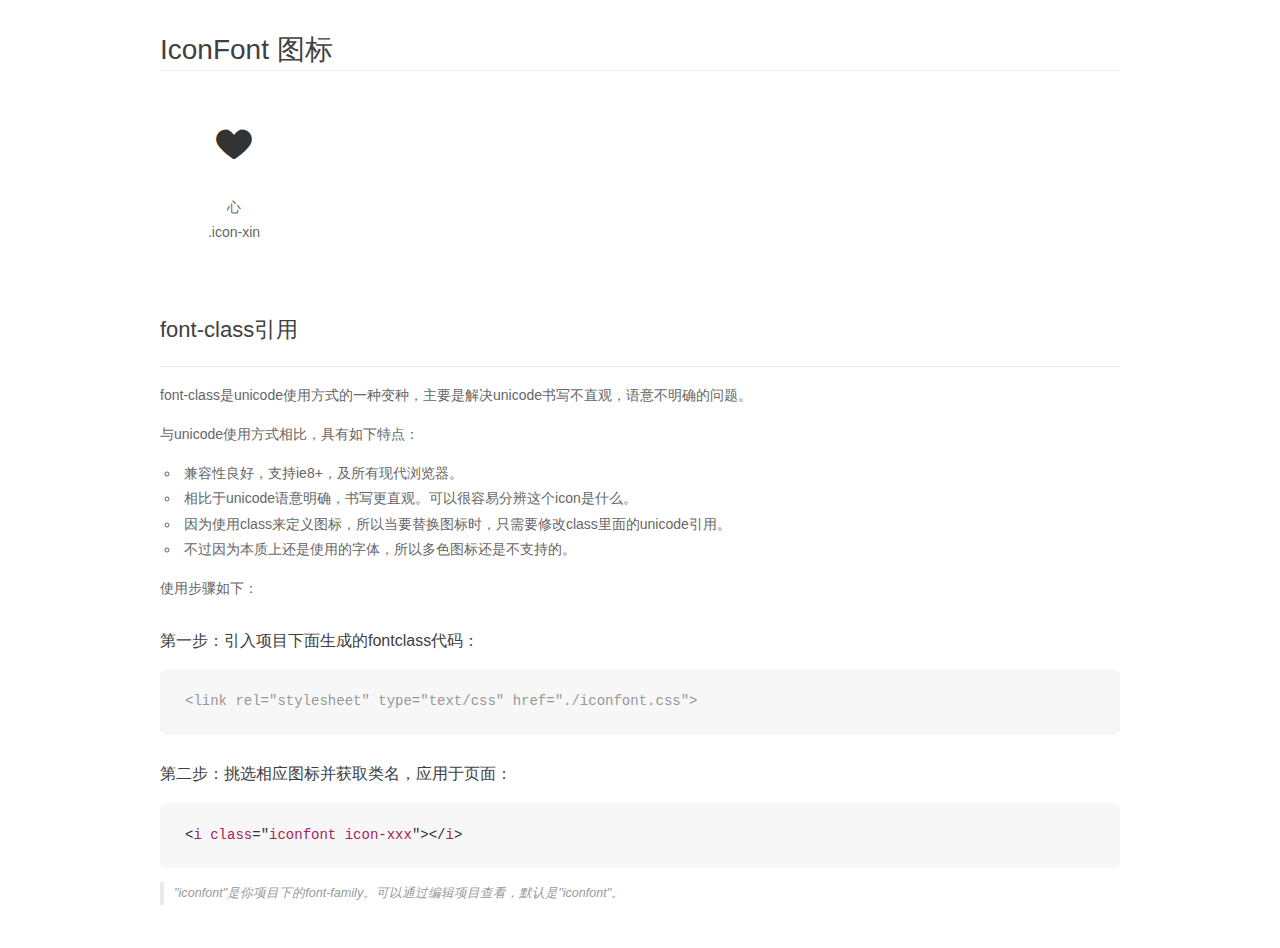
<file: mainstyle/font/demo_fontclass.html>
<!DOCTYPE html>
<html>
<head>
    <meta charset="utf-8"/>
    <title>IconFont</title>
    <link rel="stylesheet" href="demo.css">
    <link rel="stylesheet" href="iconfont.css">
</head>
<body>
    <div class="main markdown">
        <h1>IconFont 图标</h1>
        <ul class="icon_lists clear">
            
                <li>
                <i class="icon iconfont icon-xin"></i>
                    <div class="name">心</div>
                    <div class="fontclass">.icon-xin</div>
                </li>
            
        </ul>

        <h2 id="font-class-">font-class引用</h2>
        <hr>

        <p>font-class是unicode使用方式的一种变种，主要是解决unicode书写不直观，语意不明确的问题。</p>
        <p>与unicode使用方式相比，具有如下特点：</p>
        <ul>
        <li>兼容性良好，支持ie8+，及所有现代浏览器。</li>
        <li>相比于unicode语意明确，书写更直观。可以很容易分辨这个icon是什么。</li>
        <li>因为使用class来定义图标，所以当要替换图标时，只需要修改class里面的unicode引用。</li>
        <li>不过因为本质上还是使用的字体，所以多色图标还是不支持的。</li>
        </ul>
        <p>使用步骤如下：</p>
        <h3 id="-fontclass-">第一步：引入项目下面生成的fontclass代码：</h3>


        <pre><code class="lang-js hljs javascript"><span class="hljs-comment">&lt;link rel="stylesheet" type="text/css" href="./iconfont.css"&gt;</span></code></pre>
        <h3 id="-">第二步：挑选相应图标并获取类名，应用于页面：</h3>
        <pre><code class="lang-css hljs">&lt;<span class="hljs-selector-tag">i</span> <span class="hljs-selector-tag">class</span>="<span class="hljs-selector-tag">iconfont</span> <span class="hljs-selector-tag">icon-xxx</span>"&gt;&lt;/<span class="hljs-selector-tag">i</span>&gt;</code></pre>
        <blockquote>
        <p>"iconfont"是你项目下的font-family。可以通过编辑项目查看，默认是"iconfont"。</p>
        </blockquote>
    </div>
</body>
</html>
</file>
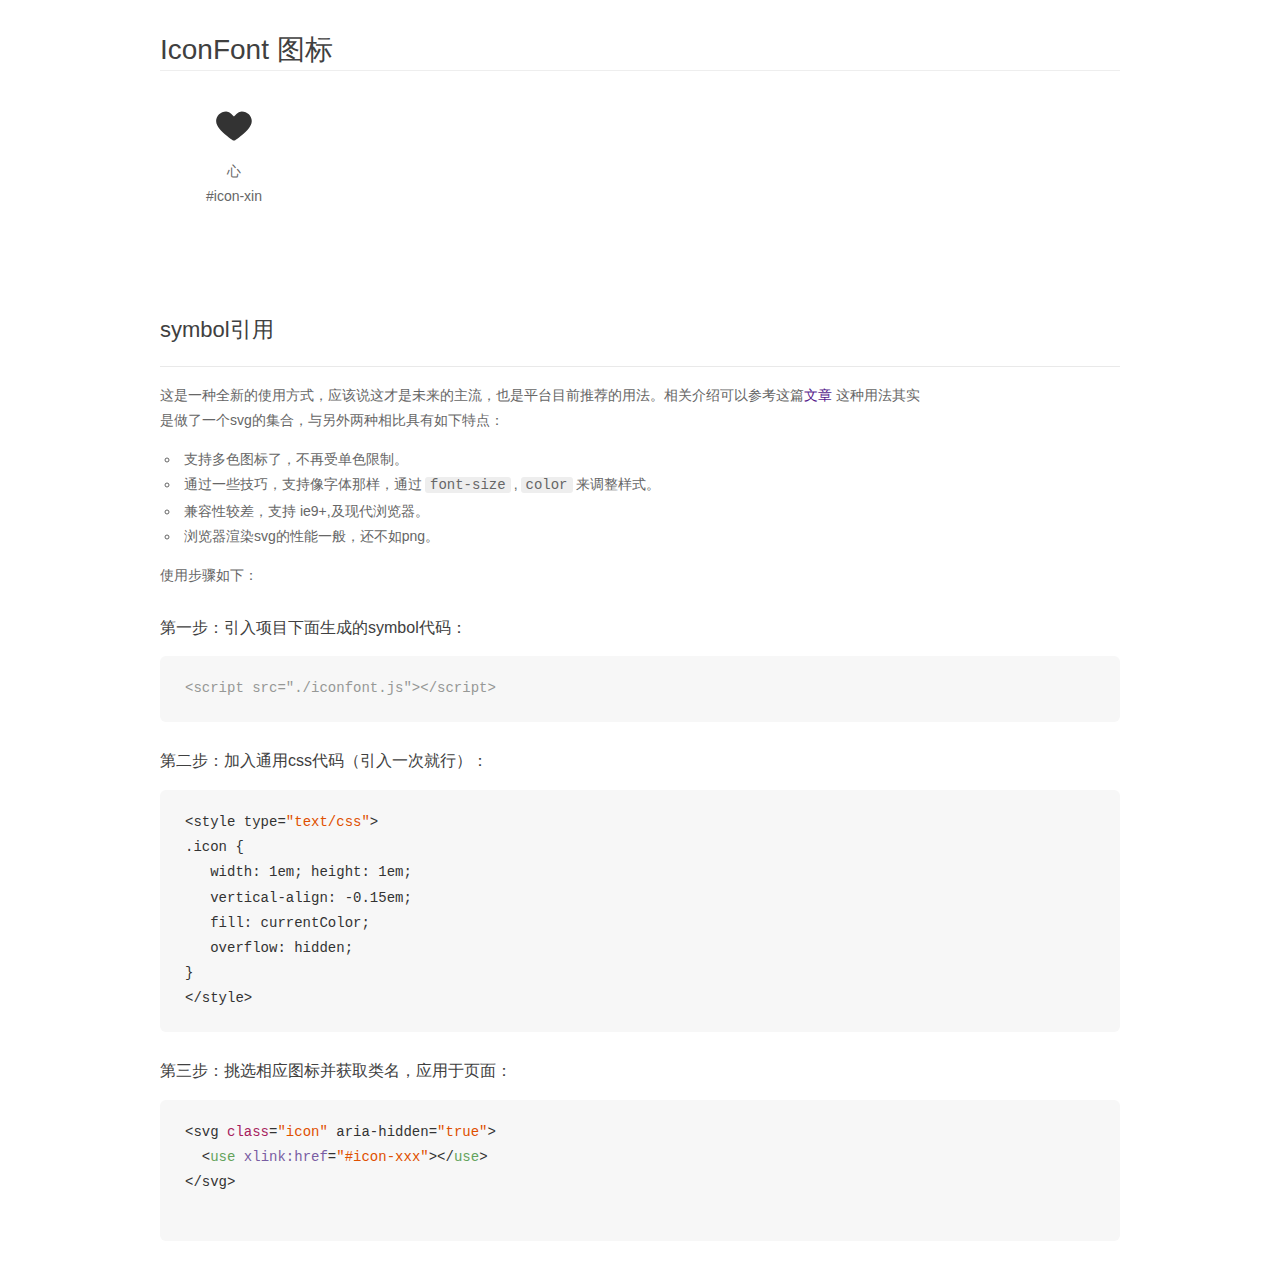
<file: mainstyle/font/demo_symbol.html>
<!DOCTYPE html>
<html>
<head>
    <meta charset="utf-8"/>
    <title>IconFont</title>
    <link rel="stylesheet" href="demo.css">
    <script src="iconfont.js"></script>

    <style type="text/css">
        .icon {
          /* 通过设置 font-size 来改变图标大小 */
          width: 1em; height: 1em;
          /* 图标和文字相邻时，垂直对齐 */
          vertical-align: -0.15em;
          /* 通过设置 color 来改变 SVG 的颜色/fill */
          fill: currentColor;
          /* path 和 stroke 溢出 viewBox 部分在 IE 下会显示
             normalize.css 中也包含这行 */
          overflow: hidden;
        }

    </style>
</head>
<body>
    <div class="main markdown">
        <h1>IconFont 图标</h1>
        <ul class="icon_lists clear">
            
                <li>
                    <svg class="icon" aria-hidden="true">
                        <use xlink:href="#icon-xin"></use>
                    </svg>
                    <div class="name">心</div>
                    <div class="fontclass">#icon-xin</div>
                </li>
            
        </ul>


        <h2 id="symbol-">symbol引用</h2>
        <hr>

        <p>这是一种全新的使用方式，应该说这才是未来的主流，也是平台目前推荐的用法。相关介绍可以参考这篇<a href="">文章</a>
        这种用法其实是做了一个svg的集合，与另外两种相比具有如下特点：</p>
        <ul>
          <li>支持多色图标了，不再受单色限制。</li>
          <li>通过一些技巧，支持像字体那样，通过<code>font-size</code>,<code>color</code>来调整样式。</li>
          <li>兼容性较差，支持 ie9+,及现代浏览器。</li>
          <li>浏览器渲染svg的性能一般，还不如png。</li>
        </ul>
        <p>使用步骤如下：</p>
        <h3 id="-symbol-">第一步：引入项目下面生成的symbol代码：</h3>
        <pre><code class="lang-js hljs javascript"><span class="hljs-comment">&lt;script src="./iconfont.js"&gt;&lt;/script&gt;</span></code></pre>
        <h3 id="-css-">第二步：加入通用css代码（引入一次就行）：</h3>
        <pre><code class="lang-js hljs javascript">&lt;style type=<span class="hljs-string">"text/css"</span>&gt;
.icon {
   width: <span class="hljs-number">1</span>em; height: <span class="hljs-number">1</span>em;
   vertical-align: <span class="hljs-number">-0.15</span>em;
   fill: currentColor;
   overflow: hidden;
}
&lt;<span class="hljs-regexp">/style&gt;</span></code></pre>
        <h3 id="-">第三步：挑选相应图标并获取类名，应用于页面：</h3>
        <pre><code class="lang-js hljs javascript">&lt;svg <span class="hljs-class"><span class="hljs-keyword">class</span></span>=<span class="hljs-string">"icon"</span> aria-hidden=<span class="hljs-string">"true"</span>&gt;<span class="xml"><span class="hljs-tag">
  &lt;<span class="hljs-name">use</span> <span class="hljs-attr">xlink:href</span>=<span class="hljs-string">"#icon-xxx"</span>&gt;</span><span class="hljs-tag">&lt;/<span class="hljs-name">use</span>&gt;</span>
</span>&lt;<span class="hljs-regexp">/svg&gt;
        </span></code></pre>
    </div>
</body>
</html>
</file>
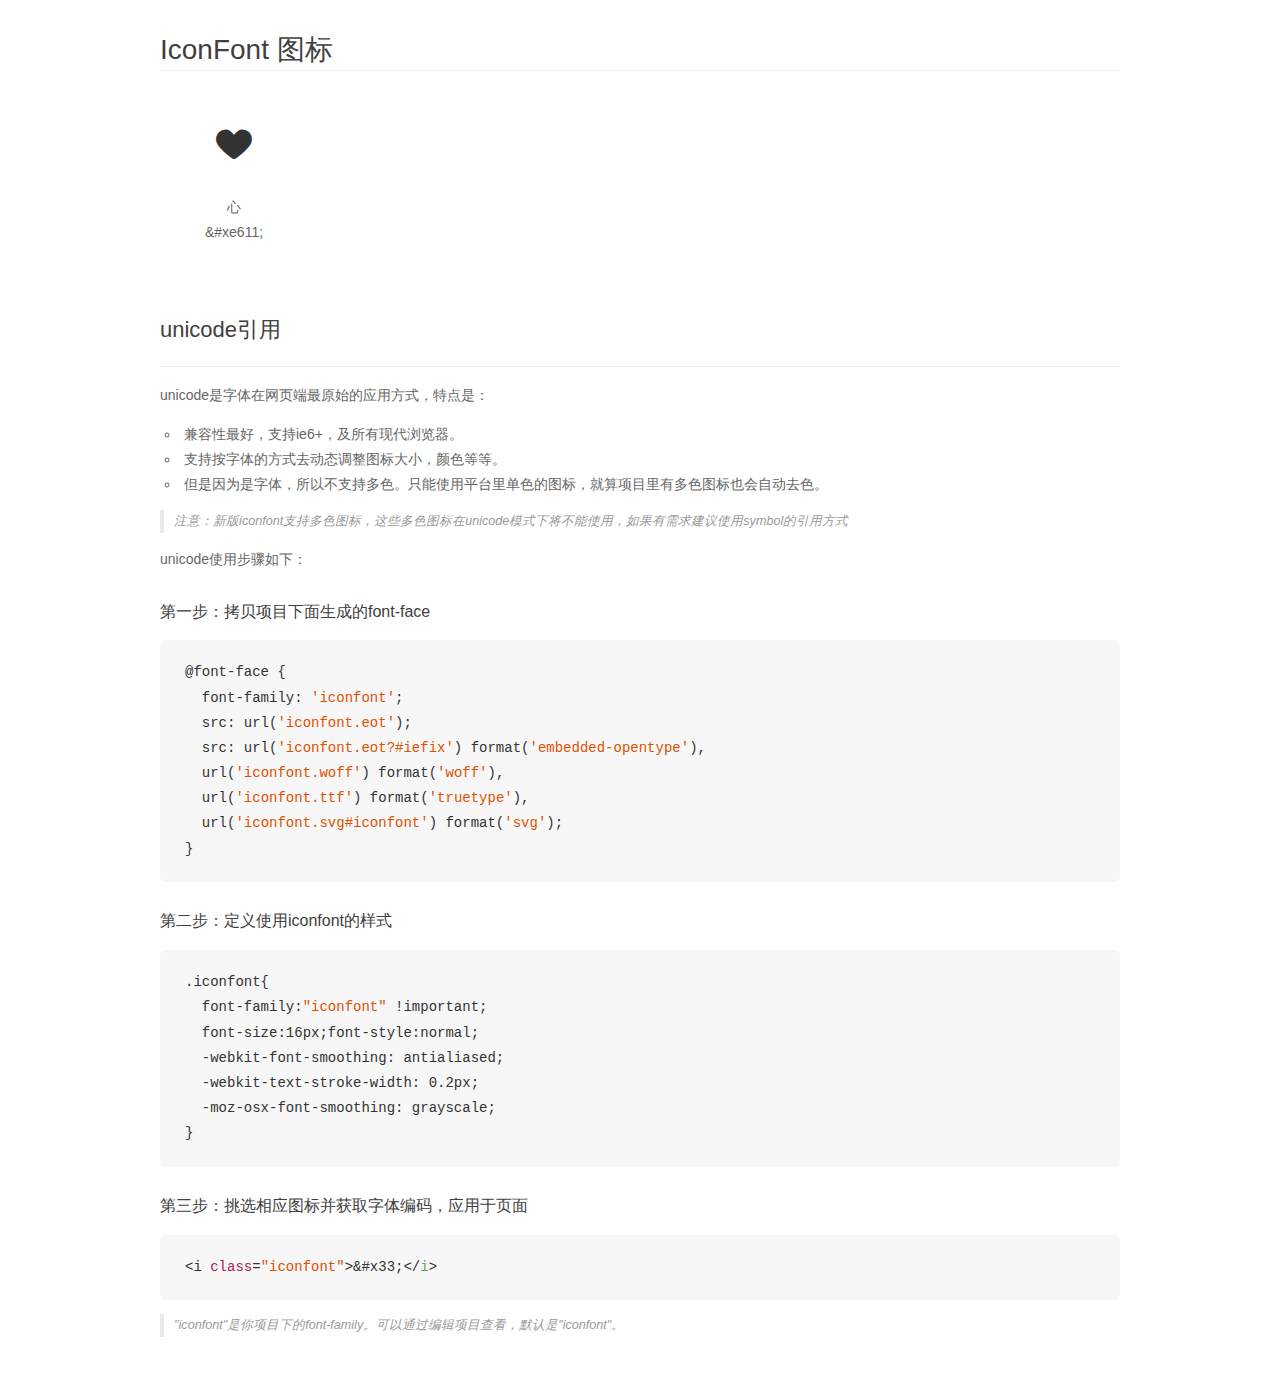
<file: mainstyle/font/demo_unicode.html>
<!DOCTYPE html>
<html>
<head>
    <meta charset="utf-8"/>
    <title>IconFont</title>
    <link rel="stylesheet" href="demo.css">

    <style type="text/css">

        @font-face {font-family: "iconfont";
          src: url('iconfont.eot'); /* IE9*/
          src: url('iconfont.eot#iefix') format('embedded-opentype'), /* IE6-IE8 */
          url('iconfont.woff') format('woff'), /* chrome, firefox */
          url('iconfont.ttf') format('truetype'), /* chrome, firefox, opera, Safari, Android, iOS 4.2+*/
          url('iconfont.svg#iconfont') format('svg'); /* iOS 4.1- */
        }

        .iconfont {
          font-family:"iconfont" !important;
          font-size:16px;
          font-style:normal;
          -webkit-font-smoothing: antialiased;
          -webkit-text-stroke-width: 0.2px;
          -moz-osx-font-smoothing: grayscale;
        }

    </style>
</head>
<body>
    <div class="main markdown">
        <h1>IconFont 图标</h1>
        <ul class="icon_lists clear">
            
                <li>
                <i class="icon iconfont">&#xe611;</i>
                    <div class="name">心</div>
                    <div class="code">&amp;#xe611;</div>
                </li>
            
        </ul>
        <h2 id="unicode-">unicode引用</h2>
        <hr>

        <p>unicode是字体在网页端最原始的应用方式，特点是：</p>
        <ul>
        <li>兼容性最好，支持ie6+，及所有现代浏览器。</li>
        <li>支持按字体的方式去动态调整图标大小，颜色等等。</li>
        <li>但是因为是字体，所以不支持多色。只能使用平台里单色的图标，就算项目里有多色图标也会自动去色。</li>
        </ul>
        <blockquote>
        <p>注意：新版iconfont支持多色图标，这些多色图标在unicode模式下将不能使用，如果有需求建议使用symbol的引用方式</p>
        </blockquote>
        <p>unicode使用步骤如下：</p>
        <h3 id="-font-face">第一步：拷贝项目下面生成的font-face</h3>
        <pre><code class="lang-js hljs javascript">@font-face {
  font-family: <span class="hljs-string">'iconfont'</span>;
  src: url(<span class="hljs-string">'iconfont.eot'</span>);
  src: url(<span class="hljs-string">'iconfont.eot?#iefix'</span>) format(<span class="hljs-string">'embedded-opentype'</span>),
  url(<span class="hljs-string">'iconfont.woff'</span>) format(<span class="hljs-string">'woff'</span>),
  url(<span class="hljs-string">'iconfont.ttf'</span>) format(<span class="hljs-string">'truetype'</span>),
  url(<span class="hljs-string">'iconfont.svg#iconfont'</span>) format(<span class="hljs-string">'svg'</span>);
}
</code></pre>
        <h3 id="-iconfont-">第二步：定义使用iconfont的样式</h3>
        <pre><code class="lang-js hljs javascript">.iconfont{
  font-family:<span class="hljs-string">"iconfont"</span> !important;
  font-size:<span class="hljs-number">16</span>px;font-style:normal;
  -webkit-font-smoothing: antialiased;
  -webkit-text-stroke-width: <span class="hljs-number">0.2</span>px;
  -moz-osx-font-smoothing: grayscale;
}
</code></pre>
        <h3 id="-">第三步：挑选相应图标并获取字体编码，应用于页面</h3>
        <pre><code class="lang-js hljs javascript">&lt;i <span class="hljs-class"><span class="hljs-keyword">class</span></span>=<span class="hljs-string">"iconfont"</span>&gt;&amp;#x33;<span class="xml"><span class="hljs-tag">&lt;/<span class="hljs-name">i</span>&gt;</span></span></code></pre>

        <blockquote>
        <p>"iconfont"是你项目下的font-family。可以通过编辑项目查看，默认是"iconfont"。</p>
        </blockquote>
    </div>


</body>
</html>
</file>
<file: mainstyle/font/iconfont.css>
@font-face {font-family: "iconfont";
  src: url('iconfont.eot?t=1484286903550'); /* IE9*/
  src: url('iconfont.eot?t=1484286903550#iefix') format('embedded-opentype'), /* IE6-IE8 */
  url('iconfont.woff?t=1484286903550') format('woff'), /* chrome, firefox */
  url('iconfont.ttf?t=1484286903550') format('truetype'), /* chrome, firefox, opera, Safari, Android, iOS 4.2+*/
  url('iconfont.svg?t=1484286903550#iconfont') format('svg'); /* iOS 4.1- */
}

.iconfont {
  font-family:"iconfont" !important;
  font-size:16px;
  font-style:normal;
  -webkit-font-smoothing: antialiased;
  -moz-osx-font-smoothing: grayscale;
}

.icon-xin:before { content: "\e611"; }
</file>
<file: mainstyle/font/demo.css>
*{margin: 0;padding: 0;list-style: none;}
/*
KISSY CSS Reset
理念：1. reset 的目的不是清除浏览器的默认样式，这仅是部分工作。清除和重置是紧密不可分的。
2. reset 的目的不是让默认样式在所有浏览器下一致，而是减少默认样式有可能带来的问题。
3. reset 期望提供一套普适通用的基础样式。但没有银弹，推荐根据具体需求，裁剪和修改后再使用。
特色：1. 适应中文；2. 基于最新主流浏览器。
维护：玉伯<lifesinger@gmail.com>, 正淳<ragecarrier@gmail.com>
 */

/** 清除内外边距 **/
body, h1, h2, h3, h4, h5, h6, hr, p, blockquote, /* structural elements 结构元素 */
dl, dt, dd, ul, ol, li, /* list elements 列表元素 */
pre, /* text formatting elements 文本格式元素 */
form, fieldset, legend, button, input, textarea, /* form elements 表单元素 */
th, td /* table elements 表格元素 */ {
  margin: 0;
  padding: 0;
}

/** 设置默认字体 **/
body,
button, input, select, textarea /* for ie */ {
  font: 12px/1.5 tahoma, arial, \5b8b\4f53, sans-serif;
}
h1, h2, h3, h4, h5, h6 { font-size: 100%; }
address, cite, dfn, em, var { font-style: normal; } /* 将斜体扶正 */
code, kbd, pre, samp { font-family: courier new, courier, monospace; } /* 统一等宽字体 */
small { font-size: 12px; } /* 小于 12px 的中文很难阅读，让 small 正常化 */

/** 重置列表元素 **/
ul, ol { list-style: none; }

/** 重置文本格式元素 **/
a { text-decoration: none; }
a:hover { text-decoration: underline; }


/** 重置表单元素 **/
legend { color: #000; } /* for ie6 */
fieldset, img { border: 0; } /* img 搭车：让链接里的 img 无边框 */
button, input, select, textarea { font-size: 100%; } /* 使得表单元素在 ie 下能继承字体大小 */
/* 注：optgroup 无法扶正 */

/** 重置表格元素 **/
table { border-collapse: collapse; border-spacing: 0; }

/* 清除浮动 */
.ks-clear:after, .clear:after {
  content: '\20';
  display: block;
  height: 0;
  clear: both;
}
.ks-clear, .clear {
  *zoom: 1;
}

.main {
  padding: 30px 100px;
width: 960px;
margin: 0 auto;
}
.main h1{font-size:36px; color:#333; text-align:left;margin-bottom:30px; border-bottom: 1px solid #eee;}

.helps{margin-top:40px;}
.helps pre{
  padding:20px;
  margin:10px 0;
  border:solid 1px #e7e1cd;
  background-color: #fffdef;
  overflow: auto;
}

.icon_lists{
  width: 100% !important;

}

.icon_lists li{
  float:left;
  width: 100px;
  height:180px;
  text-align: center;
  list-style: none !important;
}
.icon_lists .icon{
  font-size: 42px;
  line-height: 100px;
  margin: 10px 0;
  color:#333;
  -webkit-transition: font-size 0.25s ease-out 0s;
  -moz-transition: font-size 0.25s ease-out 0s;
  transition: font-size 0.25s ease-out 0s;

}
.icon_lists .icon:hover{
  font-size: 100px;
}



.markdown {
  color: #666;
  font-size: 14px;
  line-height: 1.8;
}

.highlight {
  line-height: 1.5;
}

.markdown img {
  vertical-align: middle;
  max-width: 100%;
}

.markdown h1 {
  color: #404040;
  font-weight: 500;
  line-height: 40px;
  margin-bottom: 24px;
}

.markdown h2,
.markdown h3,
.markdown h4,
.markdown h5,
.markdown h6 {
  color: #404040;
  margin: 1.6em 0 0.6em 0;
  font-weight: 500;
  clear: both;
}

.markdown h1 {
  font-size: 28px;
}

.markdown h2 {
  font-size: 22px;
}

.markdown h3 {
  font-size: 16px;
}

.markdown h4 {
  font-size: 14px;
}

.markdown h5 {
  font-size: 12px;
}

.markdown h6 {
  font-size: 12px;
}

.markdown hr {
  height: 1px;
  border: 0;
  background: #e9e9e9;
  margin: 16px 0;
  clear: both;
}

.markdown p,
.markdown pre {
  margin: 1em 0;
}

.markdown > p,
.markdown > blockquote,
.markdown > .highlight,
.markdown > ol,
.markdown > ul {
  width: 80%;
}

.markdown ul > li {
  list-style: circle;
}

.markdown > ul li,
.markdown blockquote ul > li {
  margin-left: 20px;
  padding-left: 4px;
}

.markdown > ul li p,
.markdown > ol li p {
  margin: 0.6em 0;
}

.markdown ol > li {
  list-style: decimal;
}

.markdown > ol li,
.markdown blockquote ol > li {
  margin-left: 20px;
  padding-left: 4px;
}

.markdown code {
  margin: 0 3px;
  padding: 0 5px;
  background: #eee;
  border-radius: 3px;
}

.markdown pre {
  border-radius: 6px;
  background: #f7f7f7;
  padding: 20px;
}

.markdown pre code {
  border: none;
  background: #f7f7f7;
  margin: 0;
}

.markdown strong,
.markdown b {
  font-weight: 600;
}

.markdown > table {
  border-collapse: collapse;
  border-spacing: 0px;
  empty-cells: show;
  border: 1px solid #e9e9e9;
  width: 95%;
  margin-bottom: 24px;
}

.markdown > table th {
  white-space: nowrap;
  color: #333;
  font-weight: 600;

}

.markdown > table th,
.markdown > table td {
  border: 1px solid #e9e9e9;
  padding: 8px 16px;
  text-align: left;
}

.markdown > table th {
  background: #F7F7F7;
}

.markdown blockquote {
  font-size: 90%;
  color: #999;
  border-left: 4px solid #e9e9e9;
  padding-left: 0.8em;
  margin: 1em 0;
  font-style: italic;
}

.markdown blockquote p {
  margin: 0;
}

.markdown .anchor {
  opacity: 0;
  transition: opacity 0.3s ease;
  margin-left: 8px;
}

.markdown .waiting {
  color: #ccc;
}

.markdown h1:hover .anchor,
.markdown h2:hover .anchor,
.markdown h3:hover .anchor,
.markdown h4:hover .anchor,
.markdown h5:hover .anchor,
.markdown h6:hover .anchor {
  opacity: 1;
  display: inline-block;
}

.markdown > br,
.markdown > p > br {
  clear: both;
}


.hljs {
  display: block;
  background: white;
  padding: 0.5em;
  color: #333333;
  overflow-x: auto;
}

.hljs-comment,
.hljs-meta {
  color: #969896;
}

.hljs-string,
.hljs-variable,
.hljs-template-variable,
.hljs-strong,
.hljs-emphasis,
.hljs-quote {
  color: #df5000;
}

.hljs-keyword,
.hljs-selector-tag,
.hljs-type {
  color: #a71d5d;
}

.hljs-literal,
.hljs-symbol,
.hljs-bullet,
.hljs-attribute {
  color: #0086b3;
}

.hljs-section,
.hljs-name {
  color: #63a35c;
}

.hljs-tag {
  color: #333333;
}

.hljs-title,
.hljs-attr,
.hljs-selector-id,
.hljs-selector-class,
.hljs-selector-attr,
.hljs-selector-pseudo {
  color: #795da3;
}

.hljs-addition {
  color: #55a532;
  background-color: #eaffea;
}

.hljs-deletion {
  color: #bd2c00;
  background-color: #ffecec;
}

.hljs-link {
  text-decoration: underline;
}

pre{
  background: #fff;
}
</file>
